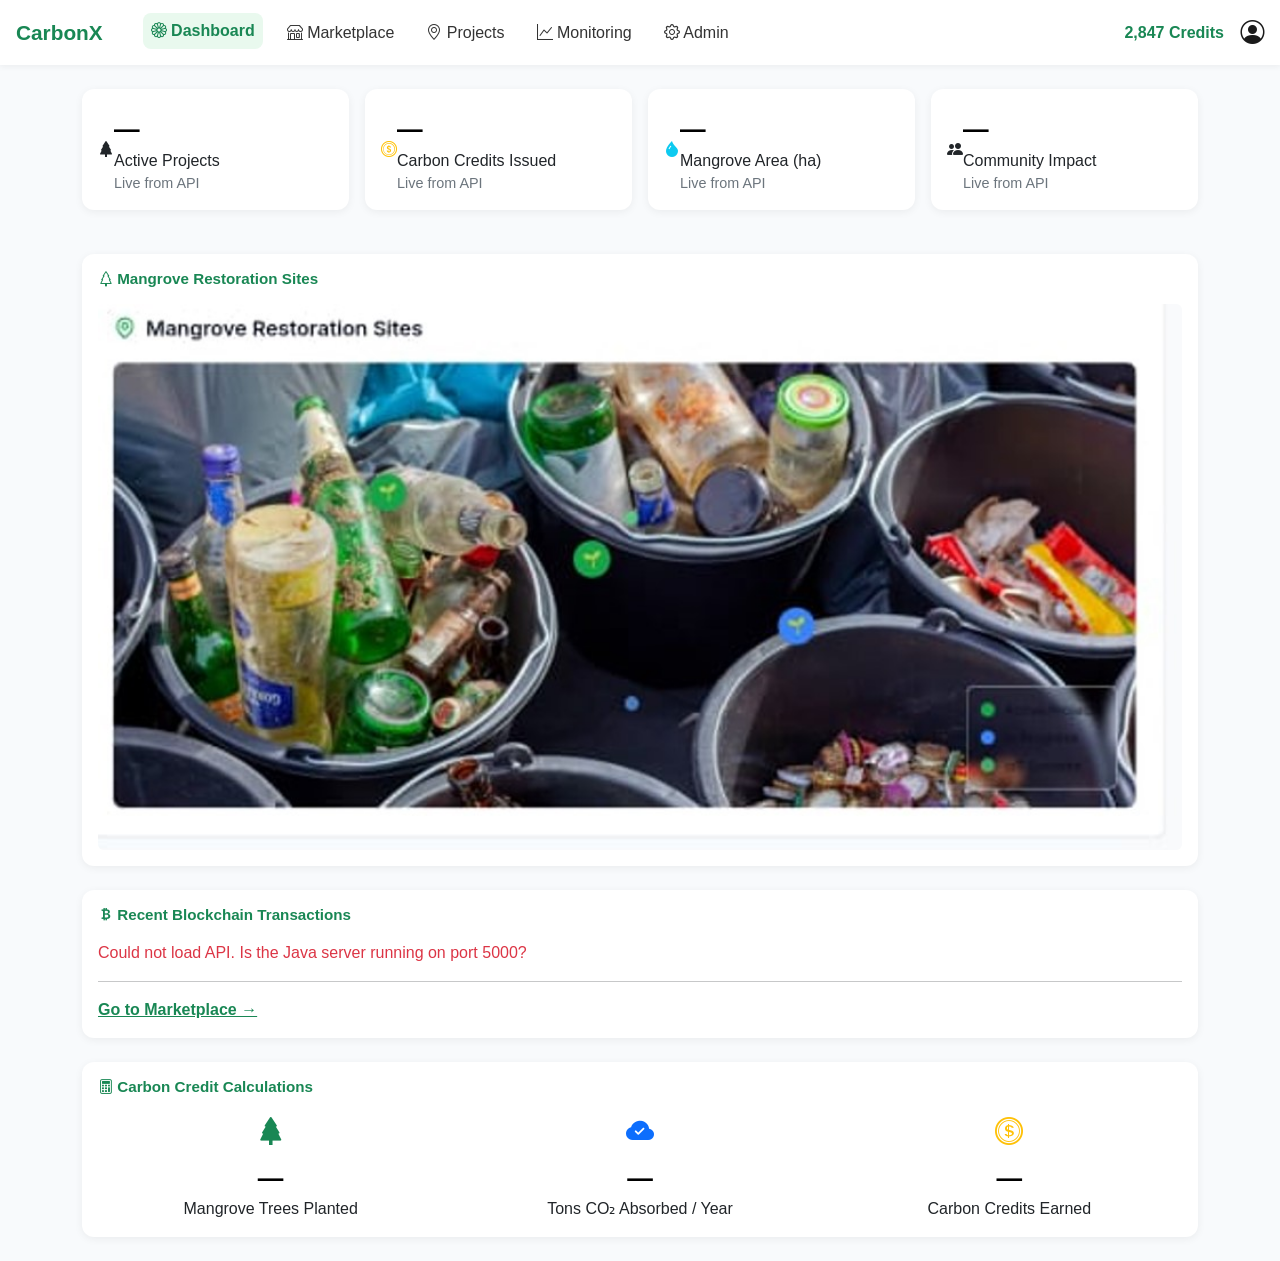
<file: index.html>
<!DOCTYPE html>
<html lang="en">
<head>
  <meta charset="UTF-8">
  <title>CarbonX Dashboard</title>
  <link href="https://cdn.jsdelivr.net/npm/bootstrap@5.3.0/dist/css/bootstrap.min.css" rel="stylesheet">
  <link href="https://cdn.jsdelivr.net/npm/bootstrap-icons@1.10.5/font/bootstrap-icons.css" rel="stylesheet">
  <link rel="stylesheet" href="style.css">
</head>
<body>
  <div id="navbar"></div>

  <div class="container my-4">
    <div class="row g-3 mb-4">
      <div class="col-md-3">
        <div class="card p-3">
          <div class="d-flex align-items-center">
            <i class="bi bi-tree-fill symbol"></i>
            <div>
              <div class="stat-value" id="statActiveProjects">—</div>
              <div class="stat-label">Active Projects</div>
              <div class="stat-change">Live from API</div>
            </div>
          </div>
        </div>
      </div>
      <div class="col-md-3">
        <div class="card p-3">
          <div class="d-flex align-items-center">
            <i class="bi bi-coin symbol text-warning"></i>
            <div>
              <div class="stat-value" id="statCarbonCredits">—</div>
              <div class="stat-label">Carbon Credits Issued</div>
              <div class="stat-change">Live from API</div>
            </div>
          </div>
        </div>
      </div>
      <div class="col-md-3">
        <div class="card p-3">
          <div class="d-flex align-items-center">
            <i class="bi bi-droplet-fill symbol text-info"></i>
            <div>
              <div class="stat-value" id="statMangroveArea">—</div>
              <div class="stat-label">Mangrove Area (ha)</div>
              <div class="stat-change">Live from API</div>
            </div>
          </div>
        </div>
      </div>
      <div class="col-md-3">
        <div class="card p-3">
          <div class="d-flex align-items-center">
            <i class="bi bi-people-fill symbol"></i>
            <div>
              <div class="stat-value" id="statCommunityImpact">—</div>
              <div class="stat-label">Community Impact</div>
              <div class="stat-change">Live from API</div>
            </div>
          </div>
        </div>
      </div>
    </div>

    <div class="card p-3 mb-4">
      <h6 class="section-title"><i class="bi bi-tree"></i> Mangrove Restoration Sites</h6>
      <img src="mangrove.jpg" class="w-100 rounded" alt="Mangrove Sites">
    </div>

    <div class="card p-3 mb-4">
      <h6 class="section-title"><i class="bi bi-currency-bitcoin"></i> Recent Blockchain Transactions</h6>
      <div id="recentTransactions">
        <p class="text-muted mb-0">Loading transactions…</p>
      </div>
      <hr>
      <a href="marketplace.html" class="text-success fw-bold">Go to Marketplace →</a>
    </div>

    <div class="card p-3">
      <h6 class="section-title"><i class="bi bi-calculator"></i> Carbon Credit Calculations</h6>
      <div class="row text-center">
        <div class="col-md-4">
          <i class="bi bi-tree-fill text-success fs-3"></i>
          <div class="stat-value" id="calcTrees">—</div>
          <div class="stat-label">Mangrove Trees Planted</div>
        </div>
        <div class="col-md-4">
          <i class="bi bi-cloud-check-fill text-primary fs-3"></i>
          <div class="stat-value" id="calcCo2">—</div>
          <div class="stat-label">Tons CO₂ Absorbed / Year</div>
        </div>
        <div class="col-md-4">
          <i class="bi bi-coin text-warning fs-3"></i>
          <div class="stat-value" id="calcCredits">—</div>
          <div class="stat-label">Carbon Credits Earned</div>
        </div>
      </div>
    </div>
  </div>

  <script src="https://cdn.jsdelivr.net/npm/bootstrap@5.3.0/dist/js/bootstrap.bundle.min.js"></script>
  <script src="js/api.js"></script>
  <script>
    loadNavbar();

    async function loadDashboard() {
      try {
        const [dashboard, transactions, monitoring] = await Promise.all([
          apiGet("/dashboard"),
          apiGet("/transactions"),
          apiGet("/monitoring"),
        ]);

        document.getElementById("statActiveProjects").textContent = formatNumber(dashboard.activeProjects);
        document.getElementById("statCarbonCredits").textContent = formatNumber(dashboard.carbonCredits);
        document.getElementById("statMangroveArea").textContent = formatNumber(dashboard.mangroveArea);
        document.getElementById("statCommunityImpact").textContent = formatNumber(dashboard.communityImpact);

        document.getElementById("calcTrees").textContent = formatNumber(monitoring.treesPlanted);
        document.getElementById("calcCo2").textContent = formatNumber(monitoring.co2Absorbed);
        document.getElementById("calcCredits").textContent = formatNumber(monitoring.creditsEarned);

        const list = document.getElementById("recentTransactions");
        const recent = (transactions || []).slice().reverse().slice(0, 5);
        if (!recent.length) {
          list.innerHTML = '<p class="text-muted mb-0">No transactions yet.</p>';
          return;
        }

        list.innerHTML = recent.map((tx, index) => `
          <div class="transaction d-flex justify-content-between">
            <div>
              <i class="bi bi-currency-bitcoin text-success"></i>
              ${tx.type}${tx.project ? " · " + tx.project : ""}
              <small class="text-muted">${tx.block ? "Block #" + tx.block : ""}</small>
            </div>
            <div class="credit-green">+${formatNumber(tx.credits)} Credits
              <small class="text-muted">${tx.date || ""}</small>
            </div>
          </div>
          ${index < recent.length - 1 ? "<hr>" : ""}
        `).join("");
      } catch (err) {
        console.error(err);
        document.getElementById("recentTransactions").innerHTML =
          '<p class="text-danger mb-0">Could not load API. Is the Java server running on port 5000?</p>';
      }
    }

    loadDashboard();
  </script>
</body>
</html>
</file>
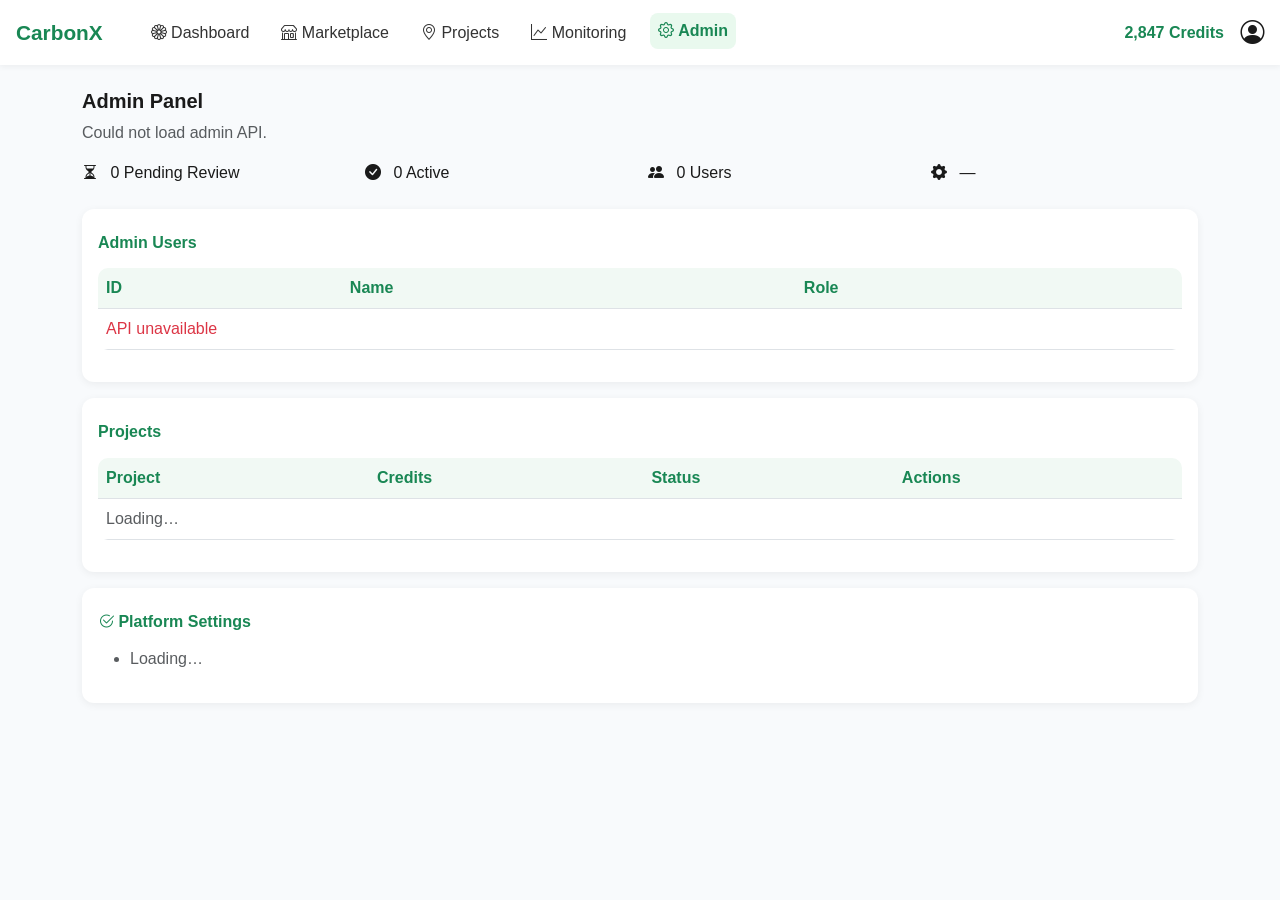
<file: admin.html>
<!DOCTYPE html>
<html lang="en">
<head>
  <meta charset="UTF-8">
  <title>CarbonX | Admin Panel</title>
  <link href="https://cdn.jsdelivr.net/npm/bootstrap@5.3.0/dist/css/bootstrap.min.css" rel="stylesheet">
  <link href="https://cdn.jsdelivr.net/npm/bootstrap-icons@1.10.5/font/bootstrap-icons.css" rel="stylesheet">
  <link rel="stylesheet" href="style.css">
</head>
<body>
  <div id="navbar"></div>
  <div class="container my-4">
    <h5 class="fw-bold">Admin Panel</h5>
    <p class="text-muted" id="platformInfo">Loading platform settings…</p>

    <div class="row g-3 mb-4">
      <div class="col-md-3">
        <div class="status-box status-pending"><i class="bi bi-hourglass-split me-2"></i> <span id="pendingCount">0</span> Pending Review</div>
      </div>
      <div class="col-md-3">
        <div class="status-box status-approved"><i class="bi bi-check-circle-fill me-2"></i> <span id="approvedCount">0</span> Active</div>
      </div>
      <div class="col-md-3">
        <div class="status-box status-rejected"><i class="bi bi-people-fill me-2"></i> <span id="userCount">0</span> Users</div>
      </div>
      <div class="col-md-3">
        <div class="status-box status-reviewers"><i class="bi bi-gear-fill me-2"></i> <span id="platformVersion">—</span></div>
      </div>
    </div>

    <div class="card p-3 mb-3">
      <h6 class="fw-bold mb-3">Admin Users</h6>
      <table class="table align-middle">
        <thead>
          <tr>
            <th>ID</th>
            <th>Name</th>
            <th>Role</th>
          </tr>
        </thead>
        <tbody id="usersTableBody">
          <tr><td colspan="3" class="text-muted">Loading…</td></tr>
        </tbody>
      </table>
    </div>

    <div class="card p-3 mb-3">
      <h6 class="fw-bold mb-3">Projects</h6>
      <table class="table align-middle">
        <thead>
          <tr>
            <th>Project</th>
            <th>Credits</th>
            <th>Status</th>
            <th>Actions</th>
          </tr>
        </thead>
        <tbody id="projectsTableBody">
          <tr><td colspan="4" class="text-muted">Loading…</td></tr>
        </tbody>
      </table>
    </div>

    <div class="card p-3">
      <h6 class="fw-bold mb-3"><i class="bi bi-check2-circle text-success"></i> Platform Settings</h6>
      <ul class="checklist" id="settingsList">
        <li class="text-muted">Loading…</li>
      </ul>
    </div>
  </div>

  <script src="https://cdn.jsdelivr.net/npm/bootstrap@5.3.0/dist/js/bootstrap.bundle.min.js"></script>
  <script src="js/api.js"></script>
  <script>
    loadNavbar();

    async function loadAdmin() {
      try {
        const [admin, projects] = await Promise.all([
          apiGet("/admin"),
          apiGet("/projects"),
        ]);

        const settings = admin.settings || {};
        document.getElementById("platformInfo").textContent =
          `${settings.platformName || "CarbonX"} · version ${settings.version || "—"}`;
        document.getElementById("platformVersion").textContent = `v${settings.version || "—"}`;
        document.getElementById("userCount").textContent = (admin.users || []).length;

        const pending = projects.filter((p) => String(p.status).toLowerCase().includes("review")).length;
        const active = projects.filter((p) => String(p.status).toLowerCase() === "active").length;
        document.getElementById("pendingCount").textContent = pending;
        document.getElementById("approvedCount").textContent = active;

        document.getElementById("usersTableBody").innerHTML = (admin.users || []).map((u) => `
          <tr>
            <td>${u.id}</td>
            <td>${u.name}</td>
            <td>${u.role}</td>
          </tr>
        `).join("") || '<tr><td colspan="3">No users</td></tr>';

        document.getElementById("projectsTableBody").innerHTML = projects.map((p) => `
          <tr>
            <td>${p.name}</td>
            <td>${formatNumber(p.credits)}</td>
            <td><span class="badge ${String(p.status).toLowerCase().includes("review") ? "bg-warning text-dark" : "bg-success"}">${p.status}</span></td>
            <td>
              <button class="btn btn-sm btn-outline-primary" disabled>Review</button>
            </td>
          </tr>
        `).join("") || '<tr><td colspan="4">No projects</td></tr>';

        document.getElementById("settingsList").innerHTML = `
          <li><i class="bi bi-check-circle-fill text-success"></i> Platform: ${settings.platformName}</li>
          <li><i class="bi bi-check-circle-fill text-success"></i> Version: ${settings.version}</li>
          <li><i class="bi bi-check-circle-fill text-success"></i> Connected to Java + SQL API</li>
        `;
      } catch (err) {
        document.getElementById("platformInfo").textContent = "Could not load admin API.";
        document.getElementById("usersTableBody").innerHTML =
          '<tr><td colspan="3" class="text-danger">API unavailable</td></tr>';
      }
    }

    loadAdmin();
  </script>
</body>
</html>
</file>
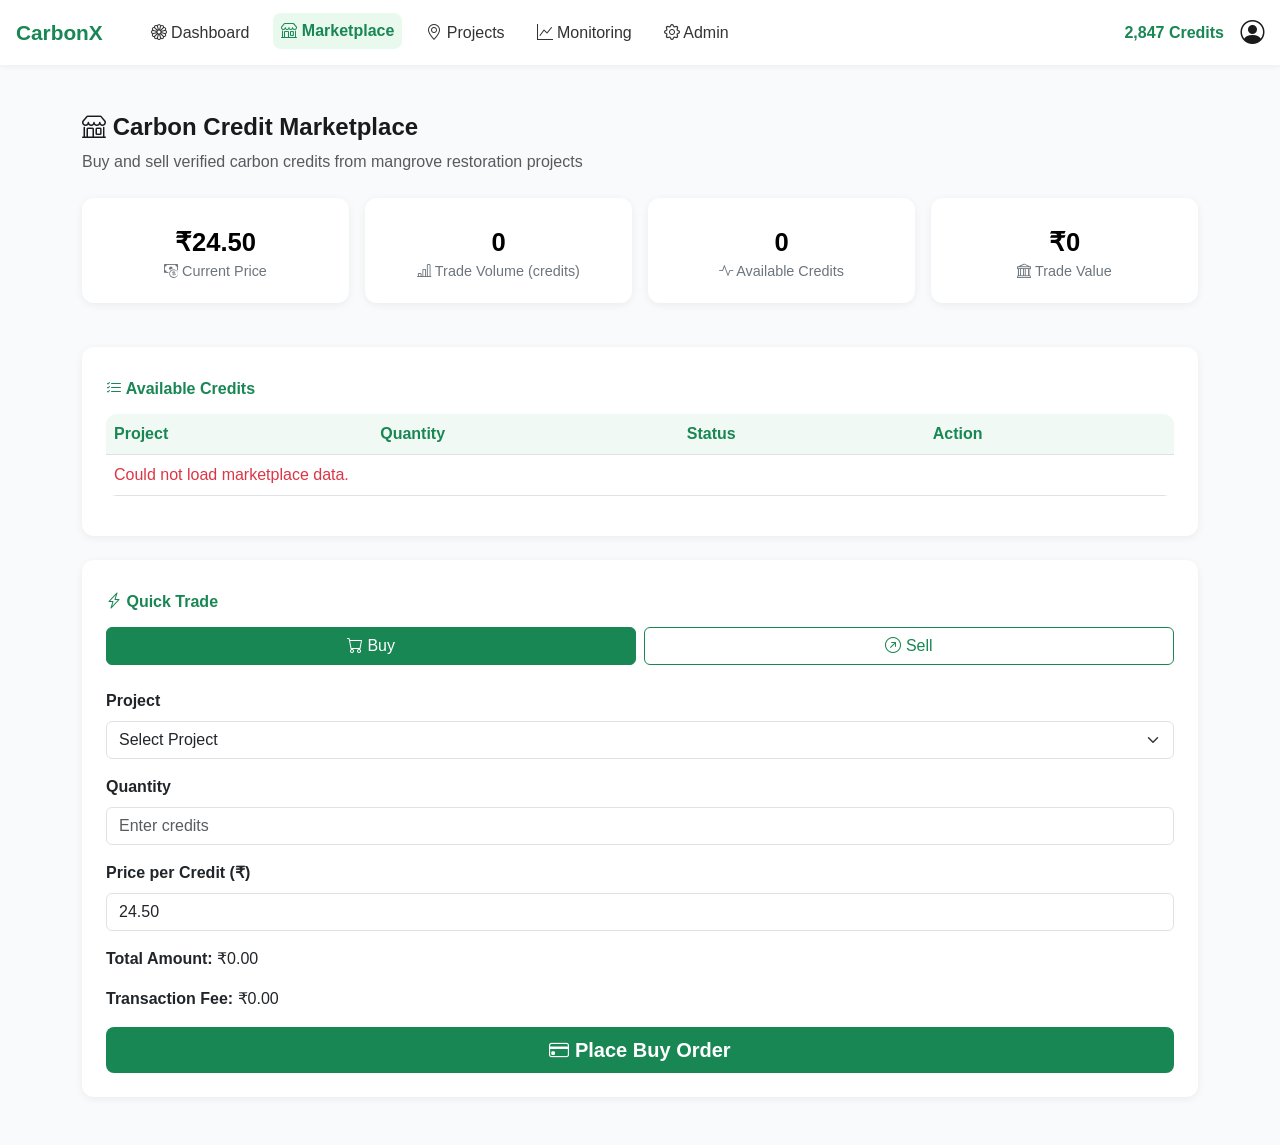
<file: marketplace.html>
<!DOCTYPE html>
<html lang="en">
<head>
  <meta charset="UTF-8">
  <title>CarbonX Marketplace</title>
  <link href="https://cdn.jsdelivr.net/npm/bootstrap@5.3.0/dist/css/bootstrap.min.css" rel="stylesheet">
  <link href="https://cdn.jsdelivr.net/npm/bootstrap-icons@1.10.5/font/bootstrap-icons.css" rel="stylesheet">
  <link rel="stylesheet" href="style.css">
</head>
<body>
  <div id="navbar"></div>

  <div class="container my-5">
    <h4 class="fw-bold mb-2"><i class="bi bi-shop"></i> Carbon Credit Marketplace</h4>
    <p class="text-muted mb-4">Buy and sell verified carbon credits from mangrove restoration projects</p>

    <div class="row g-3 mb-4">
      <div class="col-md-3">
        <div class="card stat-card">
          <div id="currentPrice" class="stat-value">₹24.50</div>
          <div class="stat-change"><i class="bi bi-cash-coin"></i> Current Price</div>
        </div>
      </div>
      <div class="col-md-3">
        <div class="card stat-card">
          <div id="volume24h" class="stat-value">0</div>
          <div class="stat-change"><i class="bi bi-bar-chart-line"></i> Trade Volume (credits)</div>
        </div>
      </div>
      <div class="col-md-3">
        <div class="card stat-card">
          <div id="availableCredits" class="stat-value">0</div>
          <div class="stat-change"><i class="bi bi-activity"></i> Available Credits</div>
        </div>
      </div>
      <div class="col-md-3">
        <div class="card stat-card">
          <div id="marketCap" class="stat-value">₹0</div>
          <div class="stat-change"><i class="bi bi-bank"></i> Trade Value</div>
        </div>
      </div>
    </div>

    <div class="card p-4 mb-4">
      <h6 class="fw-bold mb-3"><i class="bi bi-list-check"></i> Available Credits</h6>
      <table class="table">
        <thead>
          <tr>
            <th>Project</th>
            <th>Quantity</th>
            <th>Status</th>
            <th>Action</th>
          </tr>
        </thead>
        <tbody id="creditsTableBody">
          <tr><td colspan="4" class="text-muted">Loading…</td></tr>
        </tbody>
      </table>
    </div>

    <div class="card p-4">
      <h6 class="fw-bold mb-3"><i class="bi bi-lightning-charge"></i> Quick Trade</h6>
      <div class="d-flex gap-2 mb-4">
        <button class="btn btn-outline-success tab-btn active w-50" id="buyTab" type="button">
          <i class="bi bi-cart"></i> Buy
        </button>
        <button class="btn btn-outline-success tab-btn w-50" id="sellTab" type="button">
          <i class="bi bi-arrow-up-right-circle"></i> Sell
        </button>
      </div>

      <form id="marketForm" class="form-section">
        <div class="mb-3">
          <label class="form-label fw-bold">Project</label>
          <select class="form-select" id="projectName" required>
            <option value="">Select Project</option>
          </select>
        </div>
        <div class="mb-3">
          <label class="form-label fw-bold">Quantity</label>
          <input type="number" class="form-control" id="credits" placeholder="Enter credits" min="1" required>
        </div>
        <div class="mb-3">
          <label class="form-label fw-bold">Price per Credit (₹)</label>
          <input type="number" step="0.01" class="form-control" id="price" value="24.50" required>
        </div>
        <div class="mb-3">
          <p><strong>Total Amount:</strong> ₹<span id="totalAmount">0.00</span></p>
          <p><strong>Transaction Fee:</strong> ₹<span id="transactionFee">0.00</span></p>
        </div>
        <button type="submit" class="btn btn-success w-100 fs-5 py-2" id="submitBtn">
          <i class="bi bi-credit-card"></i> Place Buy Order
        </button>
        <div id="tradeMessage" class="alert mt-3 d-none"></div>
      </form>
    </div>
  </div>

  <script src="https://cdn.jsdelivr.net/npm/bootstrap@5.3.0/dist/js/bootstrap.bundle.min.js"></script>
  <script src="js/api.js"></script>
  <script>
    loadNavbar();

    const buyTab = document.getElementById("buyTab");
    const sellTab = document.getElementById("sellTab");
    const submitBtn = document.getElementById("submitBtn");
    const creditsInput = document.getElementById("credits");
    const priceInput = document.getElementById("price");
    const totalAmount = document.getElementById("totalAmount");
    const transactionFee = document.getElementById("transactionFee");
    const currentPrice = document.getElementById("currentPrice");
    const volume24h = document.getElementById("volume24h");
    const marketCap = document.getElementById("marketCap");
    const availableCredits = document.getElementById("availableCredits");
    const projectSelect = document.getElementById("projectName");
    const tradeMessage = document.getElementById("tradeMessage");
    let mode = "BUY";

    buyTab.addEventListener("click", () => {
      mode = "BUY";
      buyTab.classList.add("active");
      sellTab.classList.remove("active");
      submitBtn.innerHTML = '<i class="bi bi-credit-card"></i> Place Buy Order';
      submitBtn.classList.remove("btn-danger");
      submitBtn.classList.add("btn-success");
    });

    sellTab.addEventListener("click", () => {
      mode = "SELL";
      sellTab.classList.add("active");
      buyTab.classList.remove("active");
      submitBtn.innerHTML = '<i class="bi bi-credit-card"></i> Place Sell Order';
      submitBtn.classList.remove("btn-success");
      submitBtn.classList.add("btn-danger");
    });

    function calculate() {
      const credits = parseFloat(creditsInput.value) || 0;
      const price = parseFloat(priceInput.value) || 0;
      const total = credits * price;
      totalAmount.textContent = total.toFixed(2);
      transactionFee.textContent = (total * 0.02).toFixed(2);
      if (price > 0) currentPrice.textContent = "₹" + price.toFixed(2);
    }

    creditsInput.addEventListener("input", calculate);
    priceInput.addEventListener("input", calculate);

    function renderProjects(projects) {
      const tbody = document.getElementById("creditsTableBody");
      const totalCredits = projects.reduce((sum, p) => sum + Number(p.credits || 0), 0);
      availableCredits.textContent = formatNumber(totalCredits);

      projectSelect.innerHTML = '<option value="">Select Project</option>' +
        projects.map((p) => `<option value="${p.name}">${p.name}</option>`).join("");

      tbody.innerHTML = projects.map((p) => `
        <tr>
          <td>${p.name}<br><small class="text-success"><i class="bi bi-patch-check-fill"></i> ${p.status}</small></td>
          <td>${formatNumber(p.credits)}</td>
          <td>${p.status}</td>
          <td>
            <button class="btn btn-success btn-sm buy-row-btn" data-project="${p.name}" type="button">
              <i class="bi bi-cart-check"></i> Buy
            </button>
          </td>
        </tr>
      `).join("");

      document.querySelectorAll(".buy-row-btn").forEach((btn) => {
        btn.addEventListener("click", () => {
          mode = "BUY";
          buyTab.click();
          projectSelect.value = btn.dataset.project;
          creditsInput.focus();
        });
      });
    }

    async function loadMarketStats() {
      const [projects, transactions] = await Promise.all([
        apiGet("/projects"),
        apiGet("/transactions"),
      ]);

      renderProjects(projects);

      const trades = (transactions || []).filter((tx) => tx.type === "BUY" || tx.type === "SELL");
      const volume = trades.reduce((sum, tx) => sum + Number(tx.credits || 0), 0);
      const value = trades.reduce((sum, tx) => sum + Number(tx.credits || 0) * Number(tx.price || 0), 0);
      volume24h.textContent = formatNumber(volume);
      marketCap.textContent = "₹" + formatNumber(Math.round(value));
    }

    document.getElementById("marketForm").addEventListener("submit", async (e) => {
      e.preventDefault();
      const project = projectSelect.value;
      const credits = Number(creditsInput.value);
      const price = Number(priceInput.value);

      try {
        const path = mode === "BUY" ? "/marketplace/buy" : "/marketplace/sell";
        const result = await apiPost(path, { project, credits, price });
        tradeMessage.className = "alert alert-success mt-3";
        tradeMessage.textContent = result.message || "Order placed.";
        tradeMessage.classList.remove("d-none");
        creditsInput.value = "";
        calculate();
        await loadMarketStats();
      } catch (err) {
        tradeMessage.className = "alert alert-danger mt-3";
        tradeMessage.textContent = err.message || "Order failed.";
        tradeMessage.classList.remove("d-none");
      }
    });

    loadMarketStats().catch(() => {
      document.getElementById("creditsTableBody").innerHTML =
        '<tr><td colspan="4" class="text-danger">Could not load marketplace data.</td></tr>';
    });
    calculate();
  </script>
</body>
</html>
</file>
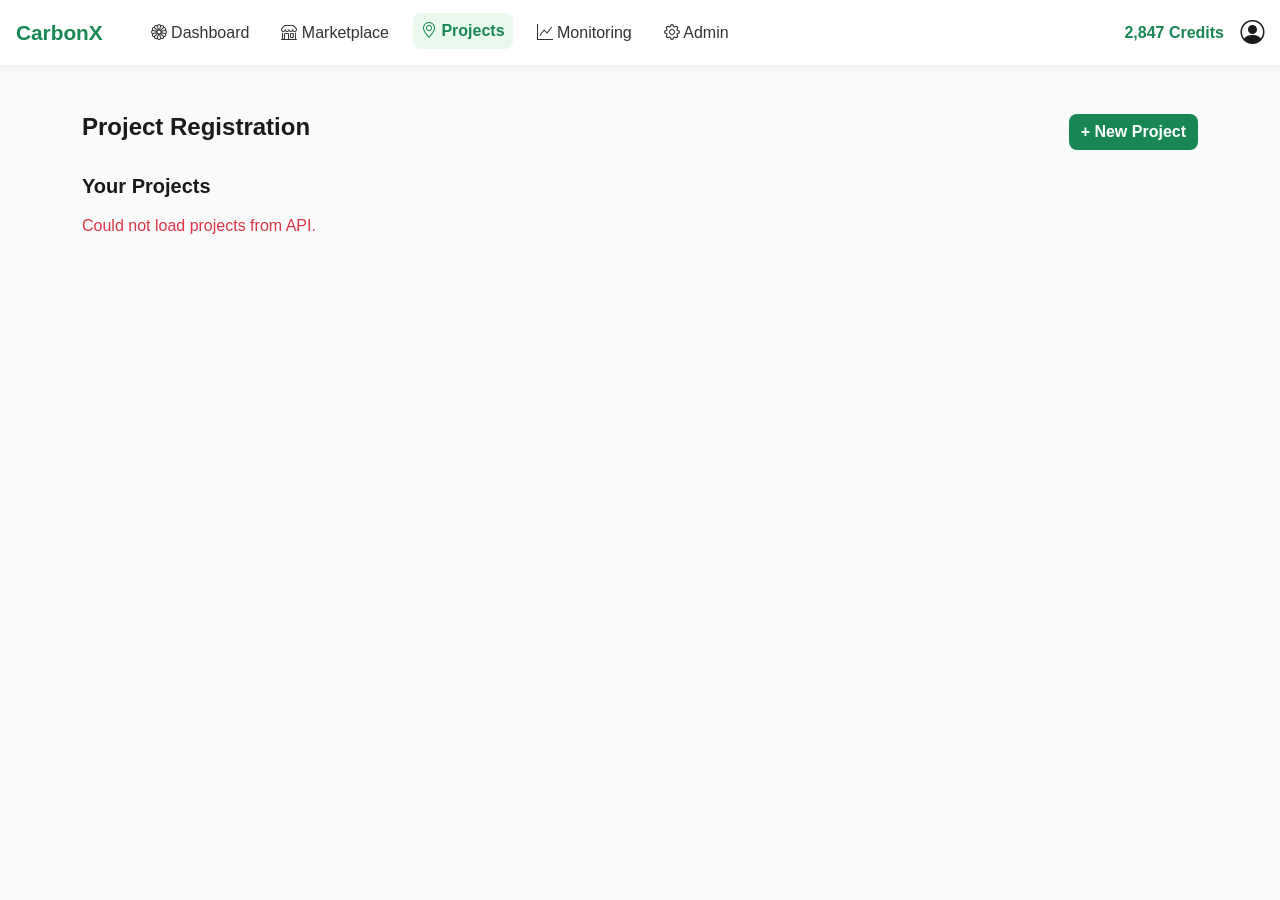
<file: projects.html>
<!DOCTYPE html>
<html lang="en">
<head>
  <meta charset="UTF-8">
  <title>CarbonX Projects</title>
  <link href="https://cdn.jsdelivr.net/npm/bootstrap@5.3.0/dist/css/bootstrap.min.css" rel="stylesheet">
  <link href="https://cdn.jsdelivr.net/npm/bootstrap-icons@1.10.5/font/bootstrap-icons.css" rel="stylesheet">
  <link rel="stylesheet" href="style.css">
</head>
<body>
  <div id="navbar"></div>
  <div class="container my-5">
    <div class="d-flex justify-content-between align-items-center mb-4">
      <h4 class="fw-bold">Project Registration</h4>
      <button class="btn btn-success" data-bs-toggle="collapse" data-bs-target="#newProjectForm">
        + New Project
      </button>
    </div>

    <div class="collapse" id="newProjectForm">
      <div class="card p-4 mb-4">
        <h6 class="fw-bold mb-3">Register New Restoration Site</h6>
        <form id="projectForm">
          <div class="row g-3">
            <div class="col-md-6">
              <label class="form-label fw-bold">Project Name *</label>
              <input type="text" class="form-control" id="projectName" required>
            </div>
            <div class="col-md-6">
              <label class="form-label fw-bold">Location *</label>
              <input type="text" class="form-control" id="location" required>
            </div>
            <div class="col-md-4">
              <label class="form-label fw-bold">Area (hectares)</label>
              <input type="number" class="form-control" id="area">
            </div>
            <div class="col-md-4">
              <label class="form-label fw-bold">Expected Trees</label>
              <input type="number" class="form-control" id="trees">
            </div>
            <div class="col-md-4">
              <label class="form-label fw-bold">Initial Credits</label>
              <input type="number" class="form-control" id="credits" value="0" min="0">
            </div>
            <div class="col-12">
              <label class="form-label fw-bold">Project Description *</label>
              <textarea class="form-control" rows="3" id="description" required></textarea>
            </div>
          </div>
          <div class="d-flex justify-content-end gap-2 mt-4">
            <button type="reset" class="btn btn-outline-secondary">Cancel</button>
            <button type="submit" class="btn btn-success">Submit for Review</button>
          </div>
          <div id="projectMessage" class="alert mt-3 d-none"></div>
        </form>
      </div>
    </div>

    <h5 class="fw-bold mb-3">Your Projects</h5>
    <div class="row" id="projectList">
      <p class="text-muted">Loading projects…</p>
    </div>
  </div>

  <script src="https://cdn.jsdelivr.net/npm/bootstrap@5.3.0/dist/js/bootstrap.bundle.min.js"></script>
  <script src="js/api.js"></script>
  <script>
    loadNavbar();

    const projectForm = document.getElementById("projectForm");
    const projectList = document.getElementById("projectList");
    const projectMessage = document.getElementById("projectMessage");

    function statusClass(status) {
      const value = (status || "").toLowerCase();
      if (value.includes("review")) return "status-review";
      if (value.includes("active")) return "status-active";
      return "status-active";
    }

    function renderProjects(projects) {
      if (!projects.length) {
        projectList.innerHTML = '<p class="text-muted">No projects yet. Create one above.</p>';
        return;
      }

      projectList.innerHTML = projects.map((project) => `
        <div class="col-md-4 mb-3">
          <div class="card p-3">
            <div class="d-flex justify-content-between">
              <h6 class="fw-bold">${project.name}</h6>
              <span class="status-badge ${statusClass(project.status)}">${project.status}</span>
            </div>
            <p class="text-muted small mb-1">Project #${project.id}</p>
            <p class="mb-0 text-success fw-bold">Credits Earned: ${formatNumber(project.credits)}</p>
          </div>
        </div>
      `).join("");
    }

    async function loadProjects() {
      try {
        const projects = await apiGet("/projects");
        renderProjects(projects);
      } catch (err) {
        projectList.innerHTML = '<p class="text-danger">Could not load projects from API.</p>';
      }
    }

    projectForm.addEventListener("submit", async (e) => {
      e.preventDefault();
      const name = document.getElementById("projectName").value.trim();
      const credits = Number(document.getElementById("credits").value || 0);

      try {
        await apiPost("/projects", {
          name,
          status: "Under Review",
          credits,
        });
        projectMessage.className = "alert alert-success mt-3";
        projectMessage.textContent = "Project saved to database.";
        projectMessage.classList.remove("d-none");
        projectForm.reset();
        await loadProjects();
      } catch (err) {
        projectMessage.className = "alert alert-danger mt-3";
        projectMessage.textContent = err.message || "Failed to save project.";
        projectMessage.classList.remove("d-none");
      }
    });

    loadProjects();
  </script>
</body>
</html>
</file>
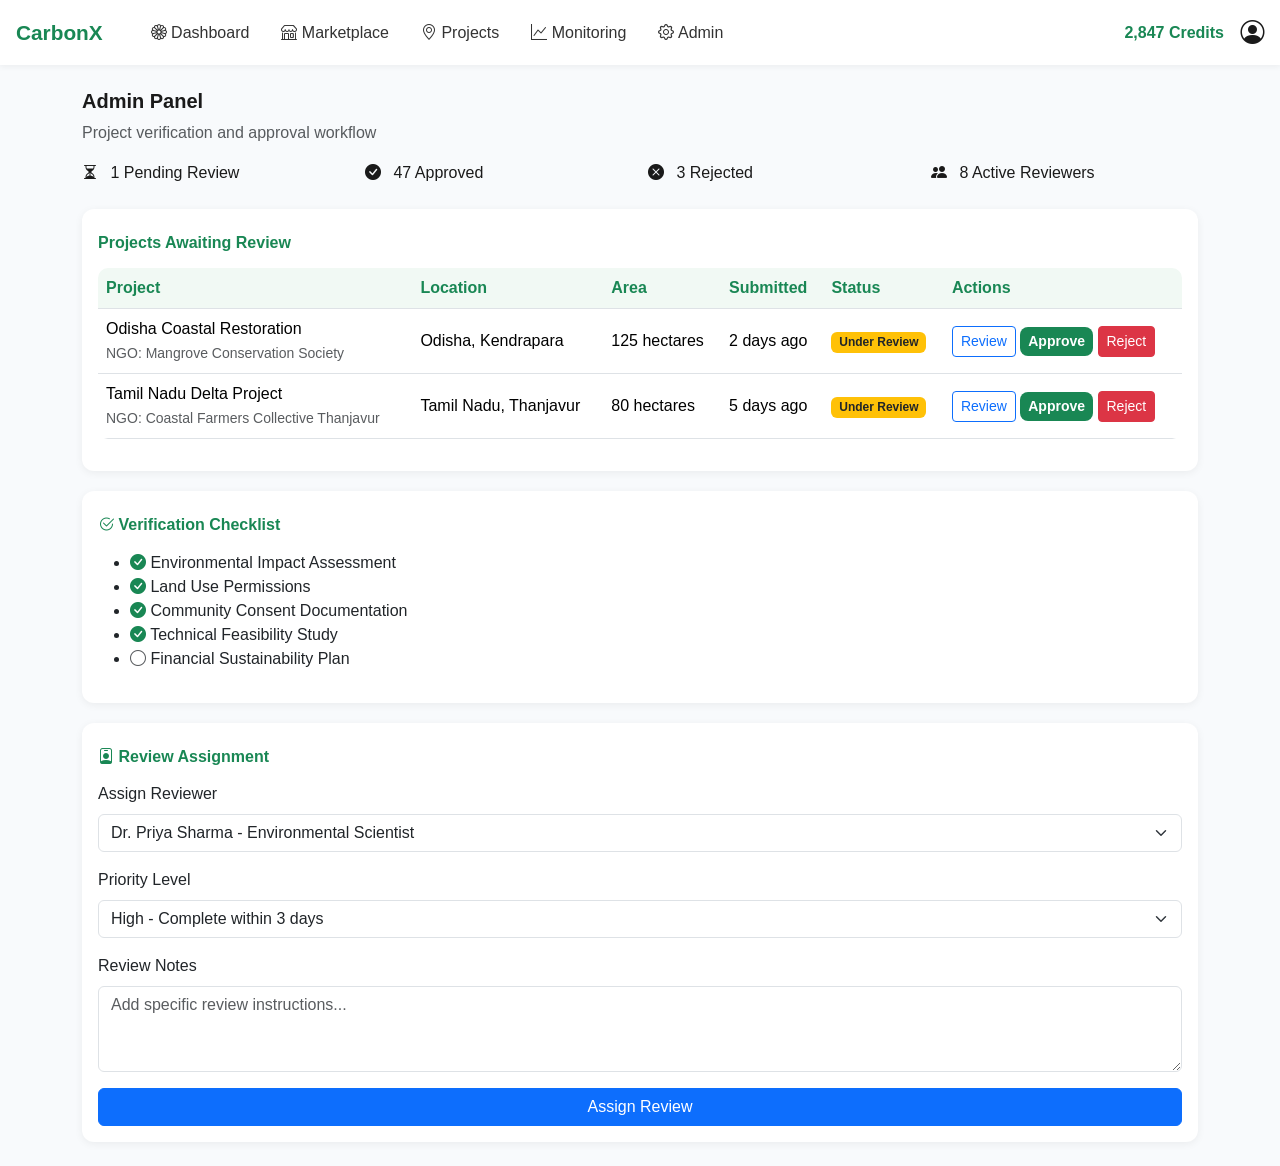
<file: frontend/admin.html.html>
<!DOCTYPE html>
<html lang="en">
<head>
  <meta charset="UTF-8">
  <title>CarbonX | Admin Panel</title>
  <!-- Bootstrap 5 -->
  <link href="https://cdn.jsdelivr.net/npm/bootstrap@5.3.0/dist/css/bootstrap.min.css" rel="stylesheet">
  <!-- Bootstrap Icons -->
  <link href="https://cdn.jsdelivr.net/npm/bootstrap-icons@1.10.5/font/bootstrap-icons.css" rel="stylesheet">
  <link rel="stylesheet" href="style.css">
</head>
<body>

  <!-- Navbar -->
  <div id="navbar"></div>
  <div class="container my-4">
    <h5 class="fw-bold">Admin Panel</h5>
    <p class="text-muted">Project verification and approval workflow</p>

    <!-- Status Boxes -->
    <div class="row g-3 mb-4">
      <div class="col-md-3">
        <div class="status-box status-pending"><i class="bi bi-hourglass-split me-2"></i> 1 Pending Review</div>
      </div>
      <div class="col-md-3">
        <div class="status-box status-approved"><i class="bi bi-check-circle-fill me-2"></i> 47 Approved</div>
      </div>
      <div class="col-md-3">
        <div class="status-box status-rejected"><i class="bi bi-x-circle-fill me-2"></i> 3 Rejected</div>
      </div>
      <div class="col-md-3">
        <div class="status-box status-reviewers"><i class="bi bi-people-fill me-2"></i> 8 Active Reviewers</div>
      </div>
    </div>

    <!-- Projects Awaiting Review -->
    <div class="card p-3">
      <h6 class="fw-bold mb-3">Projects Awaiting Review</h6>
      <table class="table align-middle">
        <thead>
          <tr>
            <th>Project</th>
            <th>Location</th>
            <th>Area</th>
            <th>Submitted</th>
            <th>Status</th>
            <th>Actions</th>
          </tr>
        </thead>
        <tbody>
          <tr>
            <td>Odisha Coastal Restoration <br><small class="text-muted">NGO: Mangrove Conservation Society</small></td>
            <td>Odisha, Kendrapara</td>
            <td>125 hectares</td>
            <td>2 days ago</td>
            <td><span class="badge bg-warning text-dark">Under Review</span></td>
            <td>
              <button class="btn btn-sm btn-outline-primary">Review</button>
              <button class="btn btn-sm btn-success btn-toggle" onclick="toggleDecision(this, 'approve')">Approve</button>
              <button class="btn btn-sm btn-danger btn-toggle" onclick="toggleDecision(this, 'reject')">Reject</button>
            </td>
          </tr>
          <tr>
            <td>Tamil Nadu Delta Project <br><small class="text-muted">NGO: Coastal Farmers Collective Thanjavur</small></td>
            <td>Tamil Nadu, Thanjavur</td>
            <td>80 hectares</td>
            <td>5 days ago</td>
            <td><span class="badge bg-warning text-dark">Under Review</span></td>
            <td>
              <button class="btn btn-sm btn-outline-primary">Review</button>
              <button class="btn btn-sm btn-success btn-toggle" onclick="toggleDecision(this, 'approve')">Approve</button>
              <button class="btn btn-sm btn-danger btn-toggle" onclick="toggleDecision(this, 'reject')">Reject</button>
            </td>
          </tr>
        </tbody>
      </table>
    </div>

    <!-- Verification Checklist -->
    <div class="card p-3">
      <h6 class="fw-bold mb-3"><i class="bi bi-check2-circle text-success"></i> Verification Checklist</h6>
      <ul class="checklist">
        <li><i class="bi bi-check-circle-fill text-success"></i> Environmental Impact Assessment</li>
        <li><i class="bi bi-check-circle-fill text-success"></i> Land Use Permissions</li>
        <li><i class="bi bi-check-circle-fill text-success"></i> Community Consent Documentation</li>
        <li><i class="bi bi-check-circle-fill text-success"></i> Technical Feasibility Study</li>
        <li><i class="bi bi-circle text-muted"></i> Financial Sustainability Plan</li>
      </ul>
    </div>

    <!-- Review Assignment -->
    <div class="card p-3">
      <h6 class="fw-bold mb-3"><i class="bi bi-person-badge"></i> Review Assignment</h6>
      <form id="reviewForm">
        <div class="mb-3">
          <label class="form-label">Assign Reviewer</label>
          <select class="form-select">
            <option selected>Dr. Priya Sharma - Environmental Scientist</option>
            <option>Mr. Arjun Mehta - Ecologist</option>
            <option>Ms. Kavita Nair - Policy Specialist</option>
          </select>
        </div>
        <div class="mb-3">
          <label class="form-label">Priority Level</label>
          <select class="form-select">
            <option>High - Complete within 3 days</option>
            <option>Medium - Complete within 7 days</option>
            <option>Low - Complete within 14 days</option>
          </select>
        </div>
        <div class="mb-3">
          <label class="form-label">Review Notes</label>
          <textarea class="form-control" rows="3" placeholder="Add specific review instructions..."></textarea>
        </div>
        <button type="submit" class="btn btn-primary w-100">Assign Review</button>
      </form>
      <div id="reviewMessage" class="alert alert-success mt-3 d-none">✅ Review is saved</div>
    </div>

  </div>

  <script>
    // Toggle Approve/Reject
    function toggleDecision(button, decision) {
      const row = button.closest("tr");
      const approveBtn = row.querySelector(".btn-success");
      const rejectBtn = row.querySelector(".btn-danger");

      if (decision === "approve") {
        approveBtn.classList.add("active");
        rejectBtn.classList.remove("active");
      } else {
        rejectBtn.classList.add("active");
        approveBtn.classList.remove("active");
      }
    }

    // Assign Review form
    document.getElementById("reviewForm").addEventListener("submit", function(e) {
      e.preventDefault();
      document.getElementById("reviewMessage").classList.remove("d-none");
    });
  </script>
<script>
    // Load navbar from external file
    fetch("navbar.html")
      .then(res => res.text())
      .then(data => {
        document.getElementById("navbar").innerHTML = data;

        // Highlight current page
        const links = document.querySelectorAll("#navbar .nav-link");
        links.forEach(link => {
          if (link.getAttribute("href") === location.pathname.split("/").pop()) {
            link.classList.add("active");
          }
        });
      });
  </script>
</body>
</html>
</file>
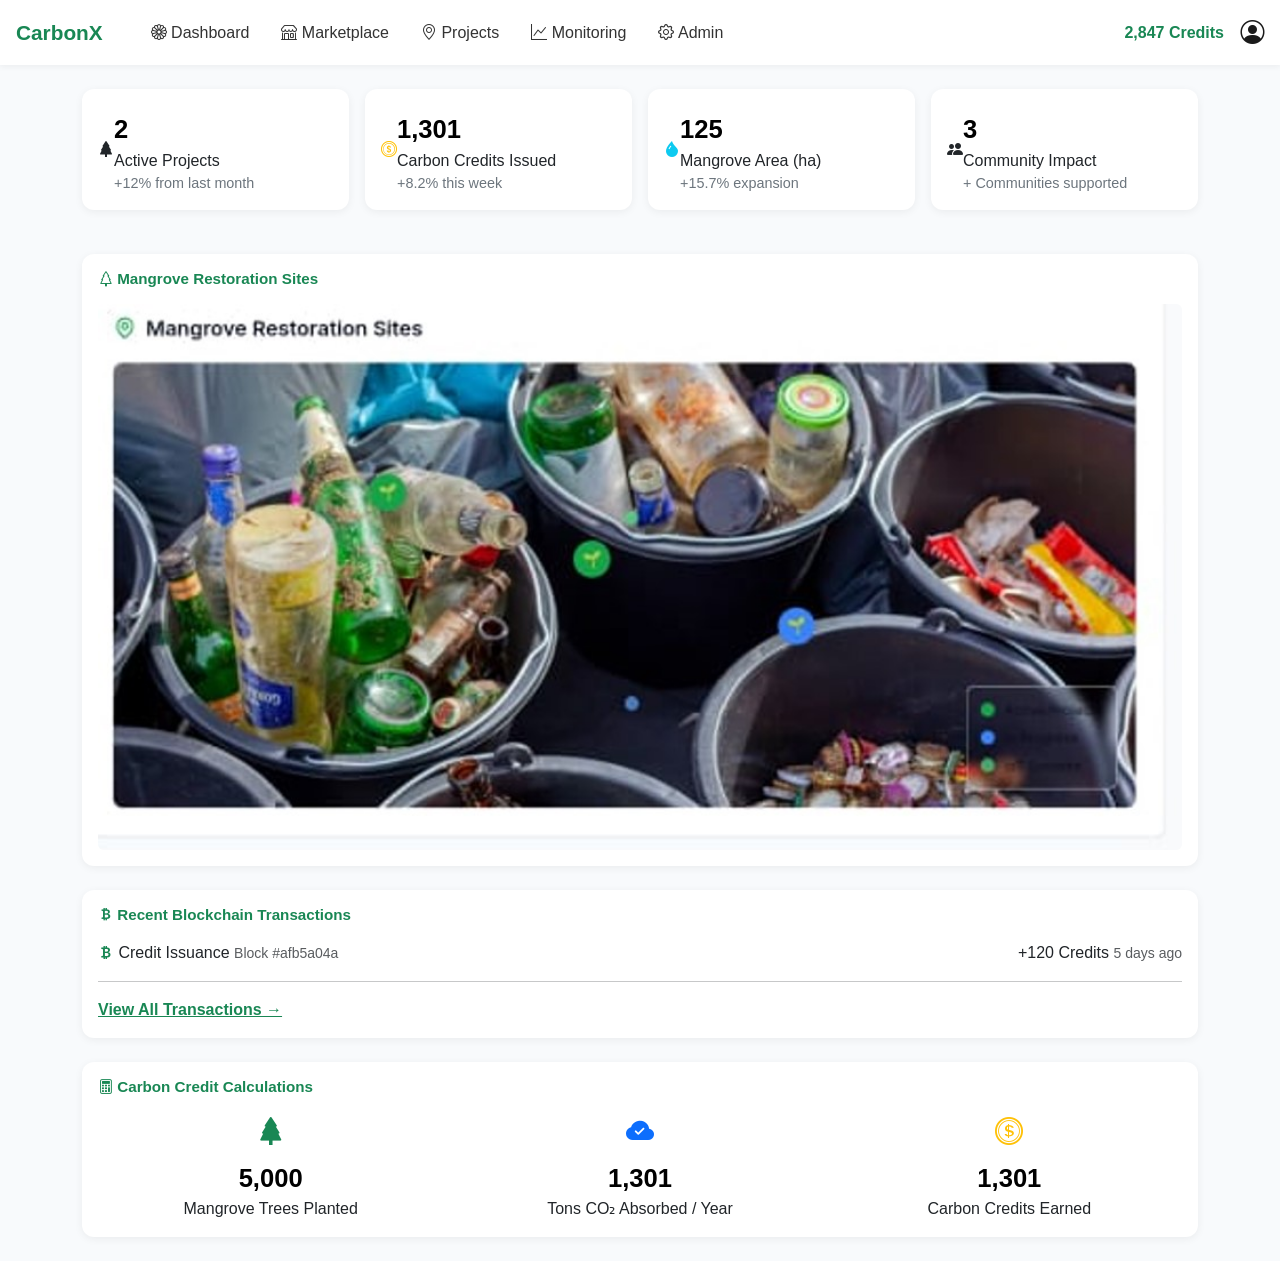
<file: frontend/index.html.html>
<!DOCTYPE html>
<html lang="en">
<head>
  <meta charset="UTF-8">
  <title>CarbonX Dashboard</title>
  <!-- Bootstrap 5 -->
  <link href="https://cdn.jsdelivr.net/npm/bootstrap@5.3.0/dist/css/bootstrap.min.css" rel="stylesheet">
  <!-- Bootstrap Icons -->
  <link href="https://cdn.jsdelivr.net/npm/bootstrap-icons@1.10.5/font/bootstrap-icons.css" rel="stylesheet">
   <link rel="stylesheet" href="style.css">
  
</head>
<body>
  <!-- Navbar placeholder -->
  <div id="navbar"></div>

  <div class="container my-4">
    <!-- Stats -->
    <div class="row g-3 mb-4">
      <div class="col-md-3">
        <div class="card p-3">
          <div class="d-flex align-items-center">
            <i class="bi bi-tree-fill symbol"></i>
            <div>
              <div class="stat-value">2</div>
              <div class="stat-label">Active Projects</div>
              <div class="stat-change">+12% from last month</div>
            </div>
          </div>
        </div>
      </div>
      <div class="col-md-3">
        <div class="card p-3">
          <div class="d-flex align-items-center">
            <i class="bi bi-coin symbol text-warning"></i>
            <div>
              <div class="stat-value">1,301</div>
              <div class="stat-label">Carbon Credits Issued</div>
              <div class="stat-change">+8.2% this week</div>
            </div>
          </div>
        </div>
      </div>
      <div class="col-md-3">
        <div class="card p-3">
          <div class="d-flex align-items-center">
            <i class="bi bi-droplet-fill symbol text-info"></i>
            <div>
              <div class="stat-value">125</div>
              <div class="stat-label">Mangrove Area (ha)</div>
              <div class="stat-change">+15.7% expansion</div>
            </div>
          </div>
        </div>
      </div>
      <div class="col-md-3">
        <div class="card p-3">
          <div class="d-flex align-items-center">
            <i class="bi bi-people-fill symbol"></i>
            <div>
              <div class="stat-value">3</div>
              <div class="stat-label">Community Impact</div>
              <div class="stat-change">+ Communities supported</div>
            </div>
          </div>
        </div>
      </div>
    </div>

    <!-- Mangrove Restoration Sites -->
    <div class="card p-3 mb-4">
      <h6 class="section-title"><i class="bi bi-tree"></i> Mangrove Restoration Sites</h6>
      <img src="mangrove.jpg" class="w-100 rounded" alt="Mangrove Sites">
    </div>

    <!-- Recent Blockchain Transactions -->
    <div class="card p-3 mb-4">
      <h6 class="section-title"><i class="bi bi-currency-bitcoin"></i> Recent Blockchain Transactions</h6>
      <div class="transaction d-flex justify-content-between">
        <div><i class="bi bi-currency-bitcoin text-success"></i> Credit Issuance <small class="text-muted">Block #afb5a04a</small></div>
        <div class="credit-green">+120 Credits <small class="text-muted">5 days ago</small></div>
      </div>
      <hr>
      <a href="transactions.html" class="text-success fw-bold">View All Transactions →</a>
    </div>

    <!-- Carbon Credit Calculations -->
    <div class="card p-3">
      <h6 class="section-title"><i class="bi bi-calculator"></i> Carbon Credit Calculations</h6>
      <div class="row text-center">
        <div class="col-md-4">
          <i class="bi bi-tree-fill text-success fs-3"></i>
          <div class="stat-value">5,000</div>
          <div class="stat-label">Mangrove Trees Planted</div>
        </div>
        <div class="col-md-4">
          <i class="bi bi-cloud-check-fill text-primary fs-3"></i>
          <div class="stat-value">1,301</div>
          <div class="stat-label">Tons CO₂ Absorbed / Year</div>
        </div>
        <div class="col-md-4">
          <i class="bi bi-coin text-warning fs-3"></i>
          <div class="stat-value">1,301</div>
          <div class="stat-label">Carbon Credits Earned</div>
        </div>
      </div>
    </div>
  </div>

  <!-- Bootstrap JS -->
  <script src="https://cdn.jsdelivr.net/npm/bootstrap@5.3.0/dist/js/bootstrap.bundle.min.js"></script>

  <!-- Load Navbar dynamically -->
  <script>
    fetch("navbar.html")
      .then(res => res.text())
      .then(data => {
        document.getElementById("navbar").innerHTML = data;

        // Highlight active page
        const currentPage = location.pathname.split("/").pop();
        document.querySelectorAll("#navbar .nav-link").forEach(link => {
          if (link.getAttribute("href") === currentPage) {
            link.classList.add("active");
          }
        });
      });
  </script>
</body>
</html>
</file>
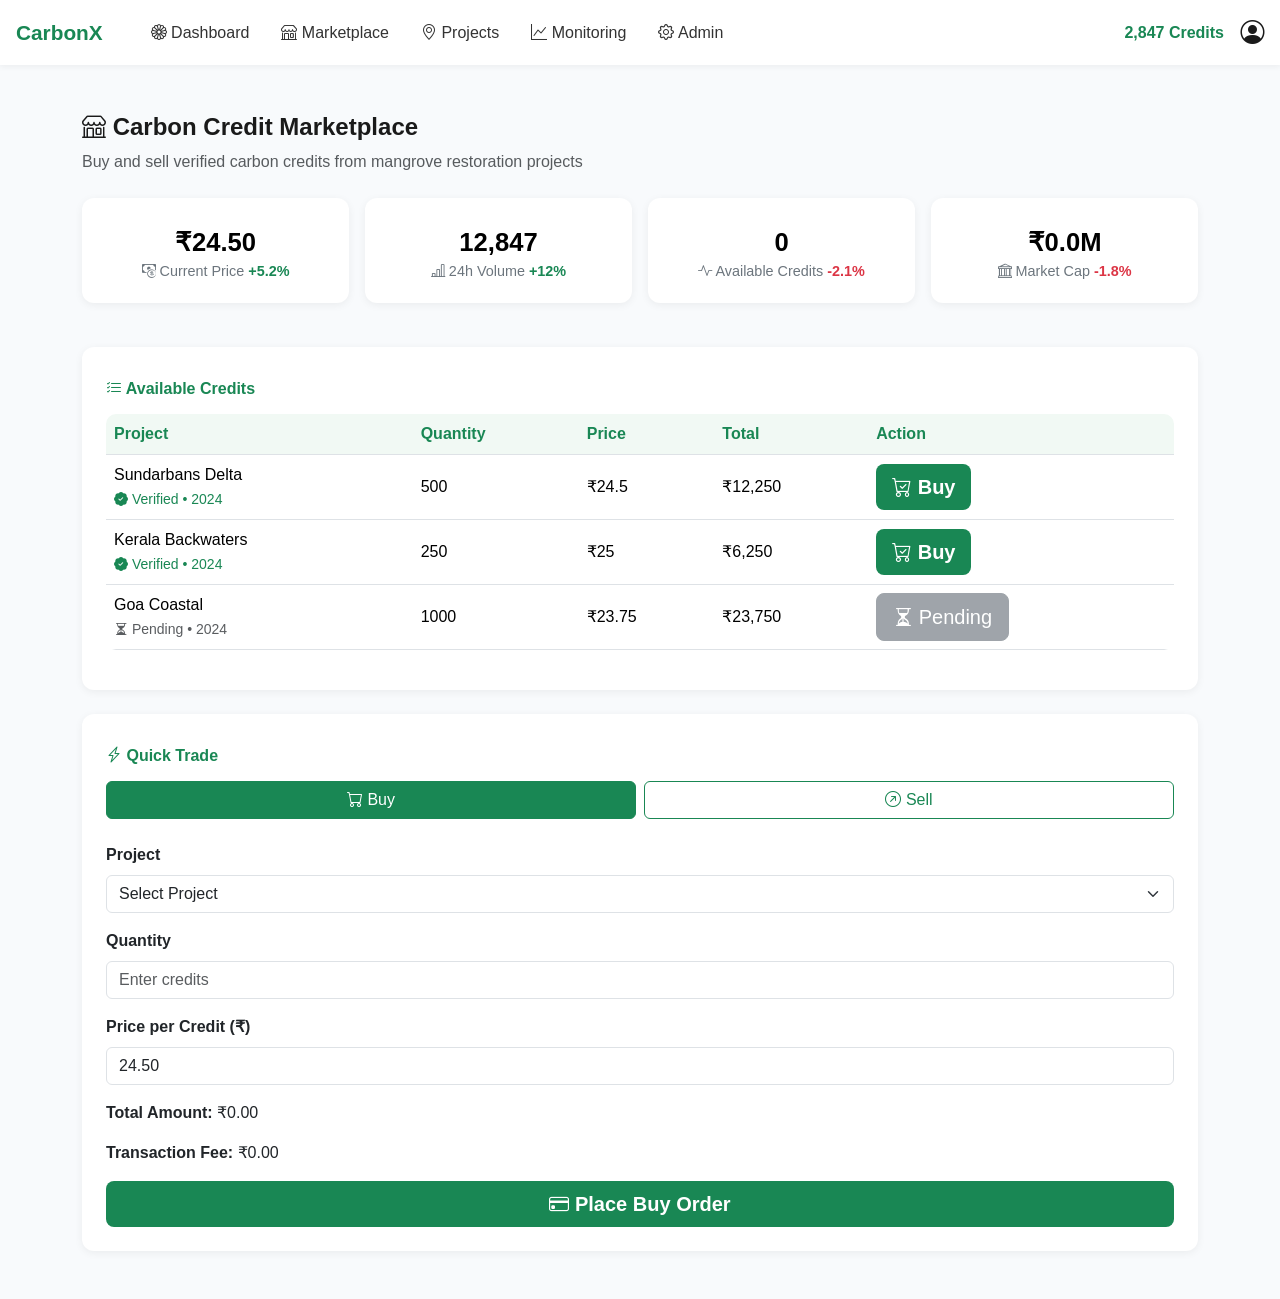
<file: frontend/marketplace.html.html>
<!DOCTYPE html>
<html lang="en">
<head>
  <meta charset="UTF-8">
  <title>CarbonX Marketplace</title>

  <!-- Bootstrap 5 -->
  <link href="https://cdn.jsdelivr.net/npm/bootstrap@5.3.0/dist/css/bootstrap.min.css" rel="stylesheet">

  <!-- Icons -->
  <link href="https://cdn.jsdelivr.net/npm/bootstrap-icons@1.10.5/font/bootstrap-icons.css" rel="stylesheet">
 <link rel="stylesheet" href="style.css">
</head>
<body>

  <!-- Navbar -->
  <div id="navbar"></div>

  <div class="container my-5">

    <!-- Title -->
    <h4 class="fw-bold mb-2"><i class="bi bi-shop"></i> Carbon Credit Marketplace</h4>
    <p class="text-muted mb-4">Buy and sell verified carbon credits from mangrove restoration projects</p>

    <!-- Stats -->
    <div class="row g-3 mb-4">
      <div class="col-md-3">
        <div class="card stat-card">
          <div id="currentPrice" class="stat-value">₹24.50</div>
          <div class="stat-change"><i class="bi bi-cash-coin"></i> Current Price <span class="positive">+5.2%</span></div>
        </div>
      </div>
      <div class="col-md-3">
        <div class="card stat-card">
          <div id="volume24h" class="stat-value">12,847</div>
          <div class="stat-change"><i class="bi bi-bar-chart-line"></i> 24h Volume <span class="positive">+12%</span></div>
        </div>
      </div>
      <div class="col-md-3">
        <div class="card stat-card">
          <div id="availableCredits" class="stat-value">0</div>
          <div class="stat-change"><i class="bi bi-activity"></i> Available Credits <span class="negative">-2.1%</span></div>
        </div>
      </div>
      <div class="col-md-3">
        <div class="card stat-card">
          <div id="marketCap" class="stat-value">₹0.0M</div>
          <div class="stat-change"><i class="bi bi-bank"></i> Market Cap <span class="negative">-1.8%</span></div>
        </div>
      </div>
    </div>

    <!-- Available Credits -->
    <div class="card p-4 mb-4">
      <h6 class="fw-bold mb-3"><i class="bi bi-list-check"></i> Available Credits</h6>
      <table class="table">
        <thead>
          <tr>
            <th>Project</th>
            <th>Quantity</th>
            <th>Price</th>
            <th>Total</th>
            <th>Action</th>
          </tr>
        </thead>
        <tbody>
          <tr>
            <td>Sundarbans Delta <br><small class="text-success"><i class="bi bi-patch-check-fill"></i> Verified • 2024</small></td>
            <td>500</td>
            <td>₹24.5</td>
            <td>₹12,250</td>
            <td><button class="btn btn-success btn-lg"><i class="bi bi-cart-check"></i> Buy</button></td>
          </tr>
          <tr>
            <td>Kerala Backwaters <br><small class="text-success"><i class="bi bi-patch-check-fill"></i> Verified • 2024</small></td>
            <td>250</td>
            <td>₹25</td>
            <td>₹6,250</td>
            <td><button class="btn btn-success btn-lg"><i class="bi bi-cart-check"></i> Buy</button></td>
          </tr>
          <tr>
            <td>Goa Coastal <br><small class="text-muted"><i class="bi bi-hourglass-split"></i> Pending • 2024</small></td>
            <td>1000</td>
            <td>₹23.75</td>
            <td>₹23,750</td>
            <td><button class="btn btn-secondary btn-lg" disabled><i class="bi bi-hourglass-split"></i> Pending</button></td>
          </tr>
        </tbody>
      </table>
    </div>

    <!-- Quick Trade -->
    <div class="card p-4">
      <h6 class="fw-bold mb-3"><i class="bi bi-lightning-charge"></i> Quick Trade</h6>

      <!-- Tabs -->
      <div class="d-flex gap-2 mb-4">
        <button class="btn btn-outline-success tab-btn active w-50" id="buyTab"><i class="bi bi-cart"></i> Buy</button>
        <button class="btn btn-outline-success tab-btn w-50" id="sellTab"><i class="bi bi-arrow-up-right-circle"></i> Sell</button>
      </div>

      <!-- Form -->
      <form id="marketForm" class="form-section">
        <div class="mb-3">
          <label class="form-label fw-bold">Project</label>
          <select class="form-select" id="projectName" required>
            <option value="">Select Project</option>
            <option value="24.5">Sundarbans Delta</option>
            <option value="25">Kerala Backwaters</option>
            <option value="23.75">Goa Coastal</option>
          </select>
        </div>
        <div class="mb-3">
          <label class="form-label fw-bold">Quantity</label>
          <input type="number" class="form-control" id="credits" placeholder="Enter credits" required>
        </div>
        <div class="mb-3">
          <label class="form-label fw-bold">Price per Credit (₹)</label>
          <input type="number" step="0.01" class="form-control" id="price" value="24.50" required>
        </div>
        <div class="mb-3">
          <p><strong>Total Amount:</strong> ₹<span id="totalAmount">0.00</span></p>
          <p><strong>Transaction Fee:</strong> ₹<span id="transactionFee">0.00</span></p>
        </div>
        <button type="submit" class="btn btn-success w-100 fs-5 py-2" id="submitBtn"><i class="bi bi-credit-card"></i> Place Buy Order</button>
      </form>
    </div>

  </div>

  <!-- Bootstrap JS -->
  <script src="https://cdn.jsdelivr.net/npm/bootstrap@5.3.0/dist/js/bootstrap.bundle.min.js"></script>

  <script>
    const buyTab = document.getElementById("buyTab");
    const sellTab = document.getElementById("sellTab");
    const submitBtn = document.getElementById("submitBtn");
    const creditsInput = document.getElementById("credits");
    const priceInput = document.getElementById("price");
    const totalAmount = document.getElementById("totalAmount");
    const transactionFee = document.getElementById("transactionFee");
    const currentPrice = document.getElementById("currentPrice");
    const volume24h = document.getElementById("volume24h");
    const marketCap = document.getElementById("marketCap");
    const projectSelect = document.getElementById("projectName");

    let marketCapValue = 0;
    let volumeValue = 12847;

    // Toggle Buy/Sell Tabs
    buyTab.addEventListener("click", () => {
      buyTab.classList.add("active");
      sellTab.classList.remove("active");
      submitBtn.innerHTML = '<i class="bi bi-credit-card"></i> Place Buy Order';
      submitBtn.classList.remove("btn-danger");
      submitBtn.classList.add("btn-success");
    });

    sellTab.addEventListener("click", () => {
      sellTab.classList.add("active");
      buyTab.classList.remove("active");
      submitBtn.innerHTML = '<i class="bi bi-credit-card"></i> Place Sell Order';
      submitBtn.classList.remove("btn-success");
      submitBtn.classList.add("btn-danger");
    });

    // Auto calculate total + fee
    function calculate() {
      const credits = parseFloat(creditsInput.value) || 0;
      const price = parseFloat(priceInput.value) || 0;
      const total = credits * price;
      const fee = total * 0.02; // 2% fee
      totalAmount.textContent = total.toFixed(2);
      transactionFee.textContent = fee.toFixed(2);

      // Update Current Price live
      if (price > 0) {
        currentPrice.textContent = "₹" + price.toFixed(2);
      }
    }

    creditsInput.addEventListener("input", calculate);
    priceInput.addEventListener("input", calculate);

    // Project selection updates default price
    projectSelect.addEventListener("change", () => {
      if (projectSelect.value) {
        priceInput.value = projectSelect.value;
        calculate();
      }
    });

    // Handle Form Submit
    document.getElementById("marketForm").addEventListener("submit", (e) => {
      e.preventDefault();
      const total = parseFloat(totalAmount.textContent) || 0;
      const credits = parseFloat(creditsInput.value) || 0;

      // Update stats
      volumeValue += credits;
      marketCapValue += total;
      volume24h.textContent = volumeValue.toLocaleString();
      marketCap.textContent = "₹" + (marketCapValue / 1000000).toFixed(1) + "M";

      alert("✅ Order placed successfully!");
      creditsInput.value = "";
      calculate();
    });
  </script>

  <script>
    // Load navbar from external file
    fetch("navbar.html")
      .then(res => res.text())
      .then(data => {
        document.getElementById("navbar").innerHTML = data;

        // Highlight current page
        const links = document.querySelectorAll("#navbar .nav-link");
        links.forEach(link => {
          if (link.getAttribute("href") === location.pathname.split("/").pop()) {
            link.classList.add("active");
          }
        });
      });
  </script>

</body>
</html>
</file>
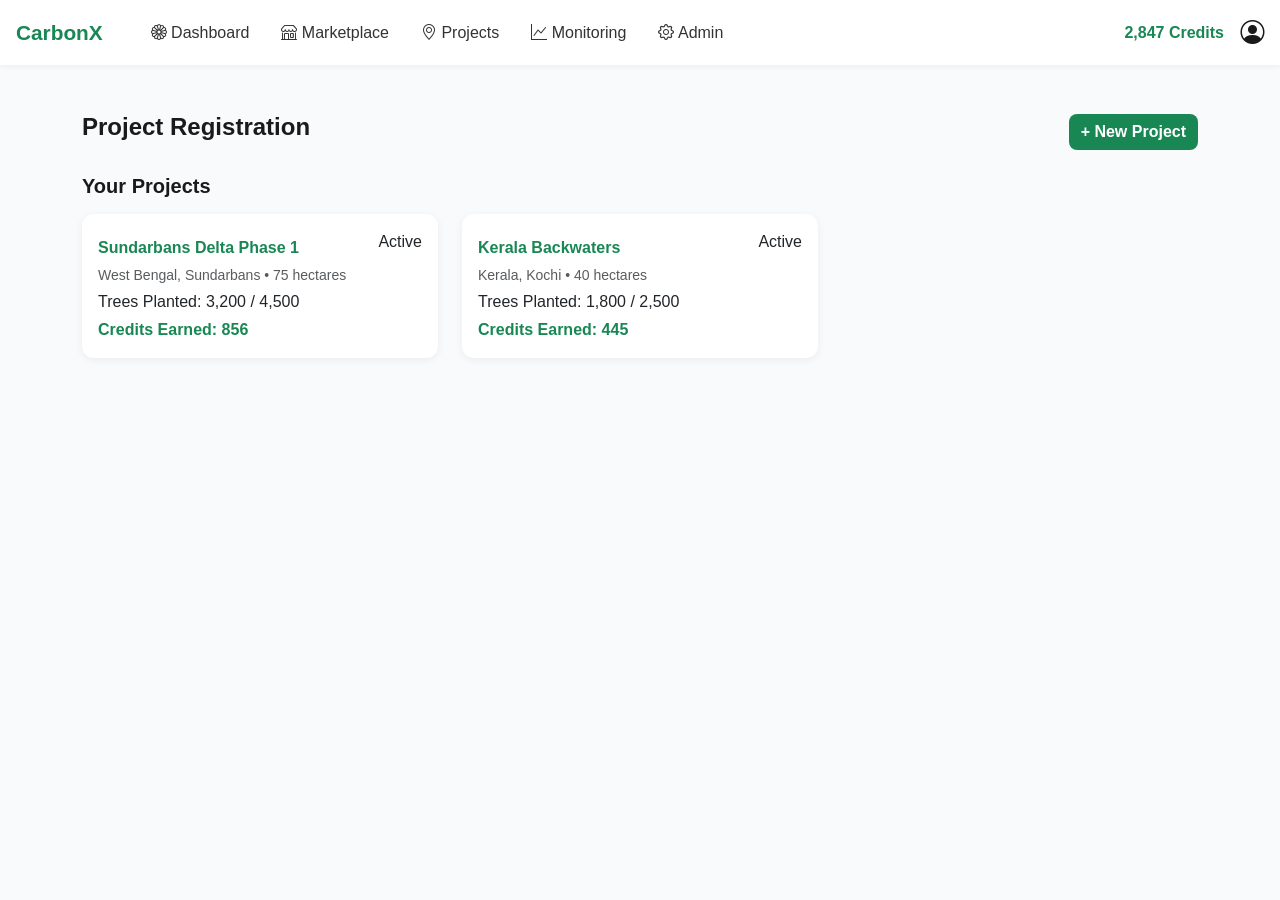
<file: frontend/projects.html.html>
<!DOCTYPE html>
<html lang="en">
<head>
  <meta charset="UTF-8">
  <title>CarbonX Projects</title>
  <link href="https://cdn.jsdelivr.net/npm/bootstrap@5.3.0/dist/css/bootstrap.min.css" rel="stylesheet">
  <link href="https://cdn.jsdelivr.net/npm/bootstrap-icons@1.10.5/font/bootstrap-icons.css" rel="stylesheet">
    <link rel="stylesheet" href="style.css">
  
</head>
<body>

  <!-- Navbar -->
   <div id="navbar"></div>
  <div class="container my-5">

    <!-- Project Registration Header -->
    <div class="d-flex justify-content-between align-items-center mb-4">
      <h4 class="fw-bold">Project Registration</h4>
      <button class="btn btn-success" data-bs-toggle="collapse" data-bs-target="#newProjectForm">
        + New Project
      </button>
    </div>

    <!-- Project Form -->
    <div class="collapse" id="newProjectForm">
      <div class="card p-4 mb-4">
        <h6 class="fw-bold mb-3">Register New Restoration Site</h6>
        <form id="projectForm">
          <div class="row g-3">
            <div class="col-md-6">
              <label class="form-label fw-bold">Project Name *</label>
              <input type="text" class="form-control" id="projectName" required>
            </div>
            <div class="col-md-6">
              <label class="form-label fw-bold">Location *</label>
              <input type="text" class="form-control" id="location" required>
            </div>
            <div class="col-md-4">
              <label class="form-label fw-bold">Area (hectares)</label>
              <input type="number" class="form-control" id="area">
            </div>
            <div class="col-md-4">
              <label class="form-label fw-bold">Expected Trees</label>
              <input type="number" class="form-control" id="trees">
            </div>
            <div class="col-md-4">
              <label class="form-label fw-bold">Project Duration (years)</label>
              <input type="number" class="form-control" id="duration">
            </div>
            <div class="col-12">
              <label class="form-label fw-bold">Project Description *</label>
              <textarea class="form-control" rows="3" id="description" required></textarea>
            </div>
            <div class="col-6">
              <div class="upload-card">
                <i class="bi bi-folder2-open fs-2 text-success"></i>
                <p class="mb-1">Upload maps, permits, surveys</p>
                <small class="text-success">Browse Files</small>
              </div>
            </div>
            <div class="col-6">
              <div class="upload-card">
                <i class="bi bi-file-earmark-text fs-2 text-success"></i>
                <p class="mb-1">Upload EIA reports</p>
                <small class="text-success">Browse Files</small>
              </div>
            </div>
          </div>

          <div class="d-flex justify-content-end gap-2 mt-4">
            <button type="reset" class="btn btn-outline-secondary">Cancel</button>
            <button type="button" class="btn btn-outline-success">Save Draft</button>
            <button type="submit" class="btn btn-success">Submit for Review</button>
          </div>
        </form>
      </div>
    </div>

    <!-- Your Projects -->
    <h5 class="fw-bold mb-3">Your Projects</h5>
    <div class="row" id="projectList">
      <div class="col-md-4 mb-3">
        <div class="card p-3">
          <div class="d-flex justify-content-between">
            <h6 class="fw-bold">Sundarbans Delta Phase 1</h6>
            <span class="status-badge status-active">Active</span>
          </div>
          <p class="text-muted small mb-1">West Bengal, Sundarbans • 75 hectares</p>
          <p class="mb-1">Trees Planted: 3,200 / 4,500</p>
          <p class="mb-0 text-success fw-bold">Credits Earned: 856</p>
        </div>
      </div>

      <div class="col-md-4 mb-3">
        <div class="card p-3">
          <div class="d-flex justify-content-between">
            <h6 class="fw-bold">Kerala Backwaters</h6>
            <span class="status-badge status-active">Active</span>
          </div>
          <p class="text-muted small mb-1">Kerala, Kochi • 40 hectares</p>
          <p class="mb-1">Trees Planted: 1,800 / 2,500</p>
          <p class="mb-0 text-success fw-bold">Credits Earned: 445</p>
        </div>
      </div>
    </div>
  </div>

  <script src="https://cdn.jsdelivr.net/npm/bootstrap@5.3.0/dist/js/bootstrap.bundle.min.js"></script>
  <script>
    const projectForm = document.getElementById("projectForm");
    const projectList = document.getElementById("projectList");

    projectForm.addEventListener("submit", function(e) {
      e.preventDefault();

      const name = document.getElementById("projectName").value;
      const location = document.getElementById("location").value;
      const area = document.getElementById("area").value || "N/A";
      const trees = document.getElementById("trees").value || "N/A";
      const duration = document.getElementById("duration").value || "N/A";

      const newCard = document.createElement("div");
      newCard.classList.add("col-md-4", "mb-3");
      newCard.innerHTML = `
        <div class="card p-3">
          <div class="d-flex justify-content-between">
            <h6 class="fw-bold">${name}</h6>
            <span class="status-badge status-review">Under Review</span>
          </div>
          <p class="text-muted small mb-1">${location} • ${area} hectares</p>
          <p class="mb-1">Expected Trees: ${trees}</p>
          <p class="mb-0 text-warning fw-bold">Draft Project</p>
        </div>
      `;

      projectList.appendChild(newCard);
      projectForm.reset();
    });
  </script>
  <script>
    // Load navbar from external file
    fetch("navbar.html")
      .then(res => res.text())
      .then(data => {
        document.getElementById("navbar").innerHTML = data;

        // Highlight current page
        const links = document.querySelectorAll("#navbar .nav-link");
        links.forEach(link => {
          if (link.getAttribute("href") === location.pathname.split("/").pop()) {
            link.classList.add("active");
          }
        });
      });
  </script>
</body>
</html>
</file>
<file: style.css>
/* Global */
body {
  background-color: #f4f6f9;
  font-family: "Inter", sans-serif;
  color: #333;
}

/* Navbar */
.navbar {
  background-color: #ffffff;
  padding: 0.8rem 1rem;
  box-shadow: 0 2px 8px rgba(0,0,0,0.05);
}
.navbar-brand {
  font-size: 1.25rem;
  font-weight: 700;
  color: #16a34a !important;
}
.nav-link {
  font-weight: 500;
  color: #555 !important;
}
.nav-link.active {
  color: #16a34a !important;
  font-weight: 600;
}

/* Dashboard Cards */
.card {
  border: none;
  border-radius: 14px;
  box-shadow: 0 4px 12px rgba(0,0,0,0.06);
  transition: transform 0.2s ease;
}
.card:hover {
  transform: translateY(-2px);
}
.card h6 {
  font-size: 0.95rem;
  font-weight: 600;
  color: #555;
}
.stat-value {
  font-size: 1.6rem;
  font-weight: 700;
  margin-top: 5px;
}
.stat-change {
  font-size: 0.85rem;
  color: #16a34a;
}
.stat-change.danger {
  color: #dc3545;
}

/* Hero Section */
.hero-img {
  border-radius: 14px 14px 0 0;
  width: 100%;
  height: 280px;
  object-fit: cover;
}
.card h6.fw-bold {
  margin-top: 0.5rem;
  font-size: 1rem;
}

/* Transactions */
#transactionsList {
  margin-top: 0.75rem;
}
.transaction-item {
  display: flex;
  justify-content: space-between;
  align-items: center;
  background: #fdfdfd;
  border: 1px solid #e5e7eb;
  padding: 12px 16px;
  border-radius: 10px;
  margin-bottom: 0.6rem;
  font-size: 0.9rem;
}
.transaction-item i {
  color: #16a34a;
}
.transaction-item .fw-bold {
  font-size: 0.95rem;
}

/* Calculations Section */
#treesPlanted, #co2Absorbed, #creditsEarned {
  font-size: 1.5rem;
  font-weight: 700;
  color: #111827;
}
.container .card small {
  color: #6b7280;
  font-weight: 500;
}

/* Buttons/Links */
a.text-decoration-none {
  font-weight: 600;
  color: #16a34a !important;
}
a.text-decoration-none:hover {
  text-decoration: underline;
}

/* Responsive Fix */
@media (max-width: 768px) {
  .stat-value {
    font-size: 1.3rem;
  }
  .navbar-brand {
    font-size: 1.1rem;
  }
}
/* Global Theme */
body {
  background-color: #f8fafc; /* Light background */
  font-family: "Inter", sans-serif;
  color: #1a1a1a;
}

/* Navbar */
.navbar {
  background-color: #ffffff;
  box-shadow: 0 2px 6px rgba(0, 0, 0, 0.05);
  padding: 12px 24px;
}
.navbar-brand {
  font-weight: 700;
  font-size: 1.3rem;
  color: #198754 !important;
}
.nav-link {
  color: #333 !important;
  font-weight: 500;
  margin: 0 8px;
  transition: 0.2s;
}
.nav-link:hover, .nav-link.active {
  color: #198754 !important;
  background-color: #e9f9ee;
  border-radius: 8px;
  padding: 6px 12px;
}

/* Cards */
.card {
  background: #fff;
  border: none;
  border-radius: 12px;
  box-shadow: 0 2px 8px rgba(0, 0, 0, 0.06);
  padding: 20px;
  margin-bottom: 20px;
}
.card h6, .card h5 {
  font-weight: 600;
  color: #198754;
}

/* Stats Section */
.stat-card {
  text-align: center;
  padding: 20px;
}
.stat-value {
  font-size: 1.6rem;
  font-weight: bold;
  color: #000;
}
.stat-change {
  font-size: 0.9rem;
  font-weight: 500;
  color: #6c757d;
}
.positive {
  color: #198754;
  font-weight: bold;
}
.negative {
  color: #dc3545;
  font-weight: bold;
}

/* Buttons */
.btn-success {
  background-color: #198754 !important;
  border: none;
  border-radius: 8px;
  font-weight: 600;
  transition: 0.3s;
}
.btn-success:hover {
  background-color: #146c43 !important;
}

/* Section Headings */
.section-title {
  font-weight: 700;
  color: #198754;
  margin-bottom: 16px;
}

/* Tables */
.table {
  border-radius: 10px;
  overflow: hidden;
}
.table th {
  background-color: #f1f9f4;
  font-weight: 600;
  color: #198754;
}
.table td {
  vertical-align: middle;
}

/* Utility Badges */
.badge-green {
  background: #e9f9ee;
  color: #198754;
  font-weight: 600;
  border-radius: 6px;
  padding: 4px 8px;
}
.badge-blue {
  background: #e6f2ff;
  color: #0d6efd;
}
.badge-yellow {
  background: #fff9e6;
  color: #ffc107;
}
</file>
<file: frontend/style.css>
/* Global */
body {
  background-color: #f4f6f9;
  font-family: "Inter", sans-serif;
  color: #333;
}

/* Navbar */
.navbar {
  background-color: #ffffff;
  padding: 0.8rem 1rem;
  box-shadow: 0 2px 8px rgba(0,0,0,0.05);
}
.navbar-brand {
  font-size: 1.25rem;
  font-weight: 700;
  color: #16a34a !important;
}
.nav-link {
  font-weight: 500;
  color: #555 !important;
}
.nav-link.active {
  color: #16a34a !important;
  font-weight: 600;
}

/* Dashboard Cards */
.card {
  border: none;
  border-radius: 14px;
  box-shadow: 0 4px 12px rgba(0,0,0,0.06);
  transition: transform 0.2s ease;
}
.card:hover {
  transform: translateY(-2px);
}
.card h6 {
  font-size: 0.95rem;
  font-weight: 600;
  color: #555;
}
.stat-value {
  font-size: 1.6rem;
  font-weight: 700;
  margin-top: 5px;
}
.stat-change {
  font-size: 0.85rem;
  color: #16a34a;
}
.stat-change.danger {
  color: #dc3545;
}

/* Hero Section */
.hero-img {
  border-radius: 14px 14px 0 0;
  width: 100%;
  height: 280px;
  object-fit: cover;
}
.card h6.fw-bold {
  margin-top: 0.5rem;
  font-size: 1rem;
}

/* Transactions */
#transactionsList {
  margin-top: 0.75rem;
}
.transaction-item {
  display: flex;
  justify-content: space-between;
  align-items: center;
  background: #fdfdfd;
  border: 1px solid #e5e7eb;
  padding: 12px 16px;
  border-radius: 10px;
  margin-bottom: 0.6rem;
  font-size: 0.9rem;
}
.transaction-item i {
  color: #16a34a;
}
.transaction-item .fw-bold {
  font-size: 0.95rem;
}

/* Calculations Section */
#treesPlanted, #co2Absorbed, #creditsEarned {
  font-size: 1.5rem;
  font-weight: 700;
  color: #111827;
}
.container .card small {
  color: #6b7280;
  font-weight: 500;
}

/* Buttons/Links */
a.text-decoration-none {
  font-weight: 600;
  color: #16a34a !important;
}
a.text-decoration-none:hover {
  text-decoration: underline;
}

/* Responsive Fix */
@media (max-width: 768px) {
  .stat-value {
    font-size: 1.3rem;
  }
  .navbar-brand {
    font-size: 1.1rem;
  }
}
/* Global Theme */
body {
  background-color: #f8fafc; /* Light background */
  font-family: "Inter", sans-serif;
  color: #1a1a1a;
}

/* Navbar */
.navbar {
  background-color: #ffffff;
  box-shadow: 0 2px 6px rgba(0, 0, 0, 0.05);
  padding: 12px 24px;
}
.navbar-brand {
  font-weight: 700;
  font-size: 1.3rem;
  color: #198754 !important;
}
.nav-link {
  color: #333 !important;
  font-weight: 500;
  margin: 0 8px;
  transition: 0.2s;
}
.nav-link:hover, .nav-link.active {
  color: #198754 !important;
  background-color: #e9f9ee;
  border-radius: 8px;
  padding: 6px 12px;
}

/* Cards */
.card {
  background: #fff;
  border: none;
  border-radius: 12px;
  box-shadow: 0 2px 8px rgba(0, 0, 0, 0.06);
  padding: 20px;
  margin-bottom: 20px;
}
.card h6, .card h5 {
  font-weight: 600;
  color: #198754;
}

/* Stats Section */
.stat-card {
  text-align: center;
  padding: 20px;
}
.stat-value {
  font-size: 1.6rem;
  font-weight: bold;
  color: #000;
}
.stat-change {
  font-size: 0.9rem;
  font-weight: 500;
  color: #6c757d;
}
.positive {
  color: #198754;
  font-weight: bold;
}
.negative {
  color: #dc3545;
  font-weight: bold;
}

/* Buttons */
.btn-success {
  background-color: #198754 !important;
  border: none;
  border-radius: 8px;
  font-weight: 600;
  transition: 0.3s;
}
.btn-success:hover {
  background-color: #146c43 !important;
}

/* Section Headings */
.section-title {
  font-weight: 700;
  color: #198754;
  margin-bottom: 16px;
}

/* Tables */
.table {
  border-radius: 10px;
  overflow: hidden;
}
.table th {
  background-color: #f1f9f4;
  font-weight: 600;
  color: #198754;
}
.table td {
  vertical-align: middle;
}

/* Utility Badges */
.badge-green {
  background: #e9f9ee;
  color: #198754;
  font-weight: 600;
  border-radius: 6px;
  padding: 4px 8px;
}
.badge-blue {
  background: #e6f2ff;
  color: #0d6efd;
}
.badge-yellow {
  background: #fff9e6;
  color: #ffc107;
}
</file>
